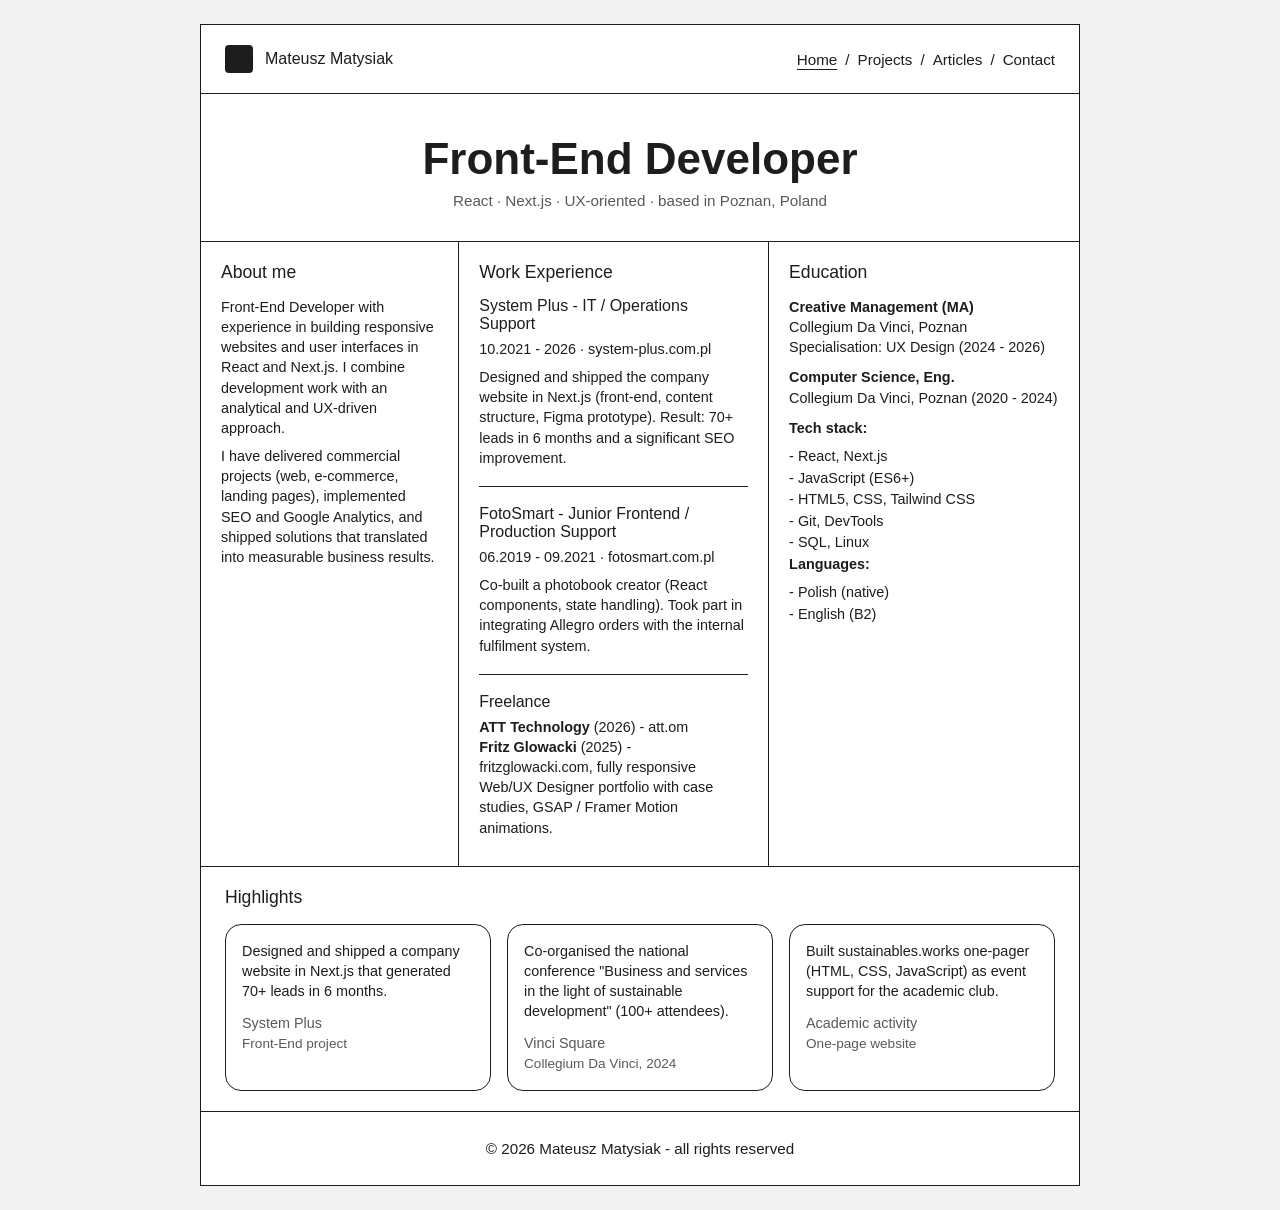
<file: index.html>
<!doctype html>
<html lang="en">
  <head>
    <meta charset="UTF-8" />
    <meta name="viewport" content="width=device-width, initial-scale=1.0" />

    <!-- SEO -->
    <title>Mateusz Matysiak - Front-End Developer</title>
    <meta
      name="description"
      content="Portfolio website of Mateusz Matysiak,   Front-End Developer specialising in React, Next.js and responsive web interfaces."
    />
    <meta
      name="keywords"
      content="Mateusz Matysiak, Front-End Developer, React, Next.js, JavaScript, HTML, CSS, Portfolio, Poznan"
    />
    <meta name="author" content="Mateusz Matysiak" />
    <meta name="robots" content="index, follow" />

    <!-- Open Graph -->
    <meta
      property="og:title"
      content="Mateusz Matysiak -   Front-End Developer"
    />
    <meta
      property="og:description"
      content="Portfolio of a   Front-End Developer with experience in React, Next.js, SEO and UX."
    />
    <meta property="og:type" content="website" />
    <meta property="og:locale" content="en_US" />

    <!-- Twitter -->
    <meta name="twitter:card" content="summary" />
    <meta
      name="twitter:title"
      content="Mateusz Matysiak -   Front-End Developer"
    />
    <meta
      name="twitter:description"
      content="Portfolio of a   Front-End Developer with experience in React, Next.js, SEO and UX."
    />

    <link rel="canonical" href="index.html" />
    <link rel="icon" type="image/png" href="/favicon-96x96.png" sizes="96x96" />
    <link rel="icon" type="image/svg+xml" href="/favicon.svg" />
    <link rel="shortcut icon" href="/favicon.ico" />
    <link rel="apple-touch-icon" sizes="180x180" href="/apple-touch-icon.png" />
    <link rel="manifest" href="/site.webmanifest" />
    <link rel="stylesheet" href="style.css" />
  </head>
  <body>
    <a class="skip-link" href="#main-content">Skip to main content</a>
    <main id="main-content" class="page">
      <!-- Navigation -->
      <header class="section top-bar">
        <div class="brand">
          <div class="logo" aria-hidden="true"></div>
          <span class="brand-name">Mateusz Matysiak</span>
        </div>
        <nav class="nav" aria-label="Main navigation">
          <a href="index.html" aria-current="page">Home</a>
          <span aria-hidden="true">/</span>
          <a href="projects.html">Projects</a>
          <span aria-hidden="true">/</span>
          <a href="articles.html">Articles</a>
          <span aria-hidden="true">/</span>
          <a href="contact.html">Contact</a>
        </nav>
      </header>

      <!-- Hero -->
      <section class="section hero">
        <h1>Front-End Developer</h1>
        <p>
          React &middot; Next.js &middot; UX-oriented &middot; based in Poznan,
          Poland
        </p>
      </section>

      <!-- About / Experience / Education -->
      <section class="section columns">
        <aside class="col projects">
          <h2>About me</h2>
          <p>
            Front-End Developer with experience in building responsive websites
            and user interfaces in React and Next.js. I combine development work
            with an analytical and UX-driven approach.
          </p>
          <p>
            I have delivered commercial projects (web, e-commerce, landing
            pages), implemented SEO and Google Analytics, and shipped solutions
            that translated into measurable business results.
          </p>
        </aside>

        <div class="col work">
          <article>
            <h2>Work Experience</h2>
            <h3>System Plus - IT / Operations Support</h3>
            <p>10.2021 - 2026 &middot; system-plus.com.pl</p>
            <p>
              Designed and shipped the company website in Next.js (front-end,
              content structure, Figma prototype). Result: 70+ leads in 6 months
              and a significant SEO improvement.
            </p>
          </article>

          <article>
            <h3>FotoSmart - Junior Frontend / Production Support</h3>
            <p>06.2019 - 09.2021 &middot; fotosmart.com.pl</p>
            <p>
              Co-built a photobook creator (React components, state handling).
              Took part in integrating Allegro orders with the internal
              fulfilment system.
            </p>
          </article>

          <article>
            <h3>Freelance</h3>
            <p>
              <strong>ATT Technology</strong> (2026) - att.om<br />
              <strong>Fritz Glowacki</strong> (2025) - fritzglowacki.com, fully
              responsive Web/UX Designer portfolio with case studies, GSAP /
              Framer Motion animations.
            </p>
          </article>
        </div>

        <aside class="col education">
          <h2>Education</h2>
          <p>
            <strong>Creative Management (MA)</strong><br />
            Collegium Da Vinci, Poznan<br />
            Specialisation: UX Design (2024 - 2026)
          </p>
          <p>
            <strong>Computer Science, Eng.</strong><br />
            Collegium Da Vinci, Poznan (2020 - 2024)
          </p>

          <p><strong>Tech stack:</strong></p>
          <ul class="plain">
            <li>- React, Next.js</li>
            <li>- JavaScript (ES6+)</li>
            <li>- HTML5, CSS, Tailwind CSS</li>
            <li>- Git, DevTools</li>
            <li>- SQL, Linux</li>
          </ul>

          <p><strong>Languages:</strong></p>
          <ul class="plain">
            <li>- Polish (native)</li>
            <li>- English (B2)</li>
          </ul>
        </aside>
      </section>

      <!-- Reviews / Highlights -->
      <section class="section reviews">
        <h2>Highlights</h2>
        <div class="reviews-grid">
          <div class="review">
            <p>
              Designed and shipped a company website in Next.js that generated
              70+ leads in 6 months.
            </p>
            <p class="reviewer">
              System Plus<br /><span>Front-End project</span>
            </p>
          </div>
          <div class="review">
            <p>
              Co-organised the national conference "Business and services in the
              light of sustainable development" (100+ attendees).
            </p>
            <p class="reviewer">
              Vinci Square<br /><span>Collegium Da Vinci, 2024</span>
            </p>
          </div>
          <div class="review">
            <p>
              Built sustainables.works one-pager (HTML, CSS, JavaScript) as
              event support for the academic club.
            </p>
            <p class="reviewer">
              Academic activity<br /><span>One-page website</span>
            </p>
          </div>
        </div>
      </section>

      <!-- Footer -->
      <footer class="section footer">
        <p>&copy; 2026 Mateusz Matysiak - all rights reserved</p>
      </footer>
    </main>
  </body>
</html>
</file>
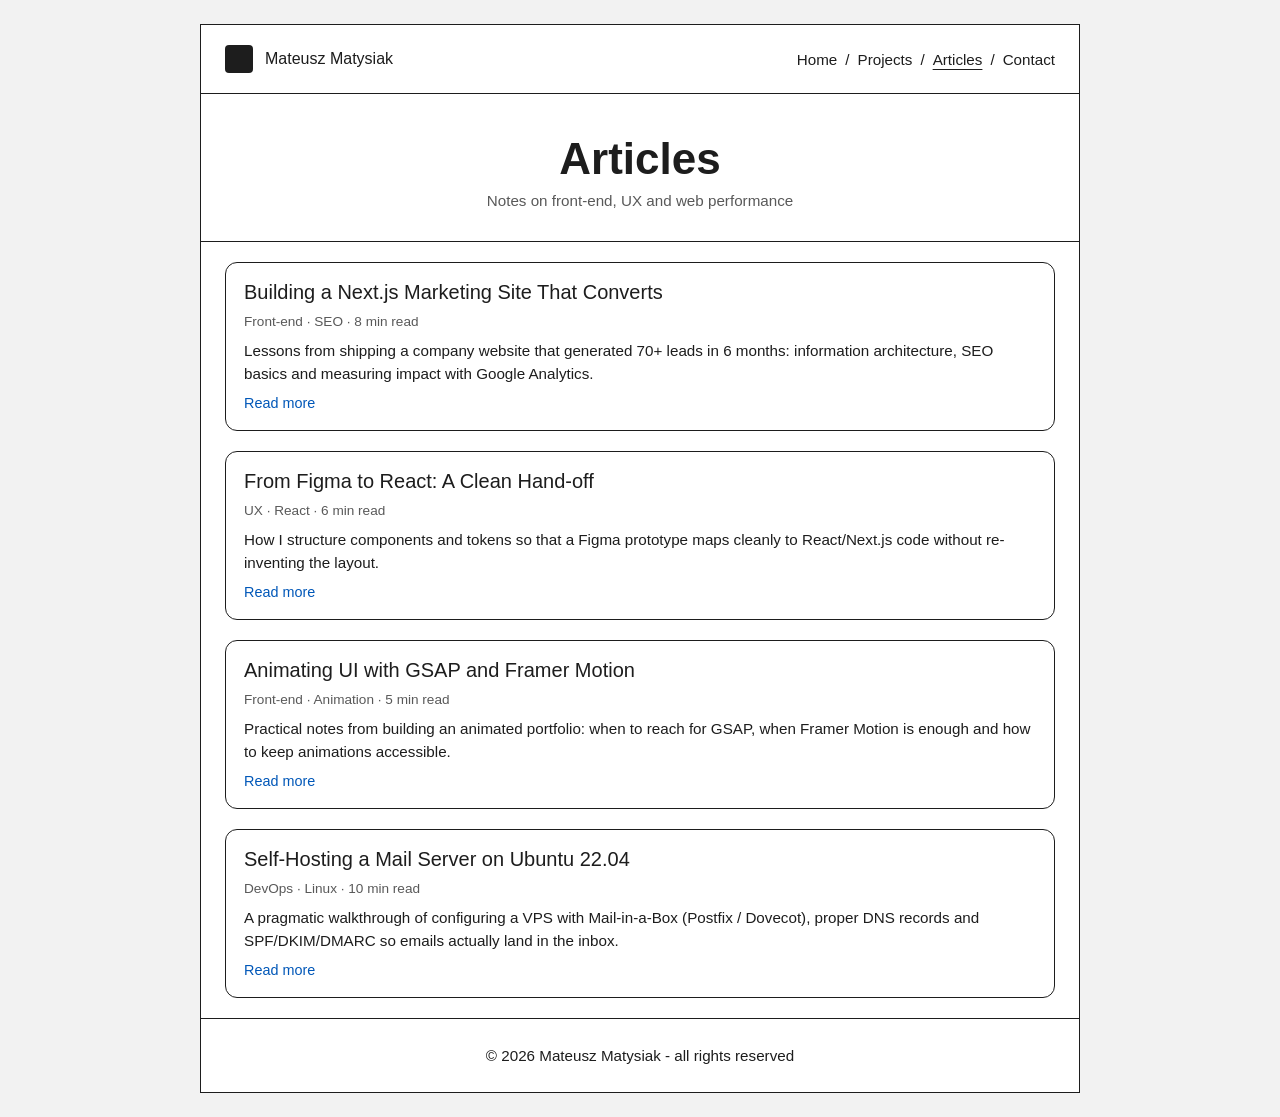
<file: articles.html>
<!doctype html>
<html lang="en">
  <head>
    <meta charset="UTF-8" />
    <meta name="viewport" content="width=device-width, initial-scale=1.0" />

    <!-- SEO -->
    <title>Articles - Mateusz Matysiak</title>
    <meta
      name="description"
      content="Articles and notes by Mateusz Matysiak about front-end development, React, Next.js, UX and web performance."
    />
    <meta
      name="keywords"
      content="front-end articles, React, Next.js, UX, web development blog, Mateusz Matysiak"
    />
    <meta name="author" content="Mateusz Matysiak" />
    <meta name="robots" content="index, follow" />

    <meta property="og:title" content="Articles - Mateusz Matysiak" />
    <meta
      property="og:description"
      content="Articles and notes about front-end development, React, Next.js, UX and performance."
    />
    <meta property="og:type" content="website" />

    <link rel="canonical" href="articles.html" />
    <link rel="icon" type="image/png" href="/favicon-96x96.png" sizes="96x96" />
    <link rel="icon" type="image/svg+xml" href="/favicon.svg" />
    <link rel="shortcut icon" href="/favicon.ico" />
    <link rel="apple-touch-icon" sizes="180x180" href="/apple-touch-icon.png" />
    <link rel="manifest" href="/site.webmanifest" />
    <link rel="stylesheet" href="style.css" />
  </head>
  <body>
    <a class="skip-link" href="#main-content">Skip to main content</a>
    <main id="main-content" class="page">
      <header class="section top-bar">
        <div class="brand">
          <div class="logo" aria-hidden="true"></div>
          <span class="brand-name">Mateusz Matysiak</span>
        </div>
        <nav class="nav" aria-label="Main navigation">
          <a href="index.html">Home</a>
          <span aria-hidden="true">/</span>
          <a href="projects.html">Projects</a>
          <span aria-hidden="true">/</span>
          <a href="articles.html" aria-current="page">Articles</a>
          <span aria-hidden="true">/</span>
          <a href="contact.html">Contact</a>
        </nav>
      </header>

      <section class="section hero">
        <h1>Articles</h1>
        <p>Notes on front-end, UX and web performance</p>
      </section>

      <section class="section">
        <div class="articles-list">
          <article class="article-item">
            <h2>Building a Next.js Marketing Site That Converts</h2>
            <p class="meta">Front-end &middot; SEO &middot; 8 min read</p>
            <p>
              Lessons from shipping a company website that generated 70+ leads
              in 6 months: information architecture, SEO basics and measuring
              impact with Google Analytics.
            </p>
            <a class="link" href="#" aria-label="Read more: Building a Next.js Marketing Site That Converts">Read more</a>
          </article>

          <article class="article-item">
            <h2>From Figma to React: A Clean Hand-off</h2>
            <p class="meta">UX &middot; React &middot; 6 min read</p>
            <p>
              How I structure components and tokens so that a Figma prototype
              maps cleanly to React/Next.js code without re-inventing the
              layout.
            </p>
            <a class="link" href="#" aria-label="Read more: From Figma to React: A Clean Hand-off">Read more</a>
          </article>

          <article class="article-item">
            <h2>Animating UI with GSAP and Framer Motion</h2>
            <p class="meta">Front-end &middot; Animation &middot; 5 min read</p>
            <p>
              Practical notes from building an animated portfolio: when to reach
              for GSAP, when Framer Motion is enough and how to keep animations
              accessible.
            </p>
            <a class="link" href="#" aria-label="Read more: Animating UI with GSAP and Framer Motion">Read more</a>
          </article>

          <article class="article-item">
            <h2>Self-Hosting a Mail Server on Ubuntu 22.04</h2>
            <p class="meta">DevOps &middot; Linux &middot; 10 min read</p>
            <p>
              A pragmatic walkthrough of configuring a VPS with Mail-in-a-Box
              (Postfix / Dovecot), proper DNS records and SPF/DKIM/DMARC so
              emails actually land in the inbox.
            </p>
            <a class="link" href="#" aria-label="Read more: Self-Hosting a Mail Server on Ubuntu 22.04">Read more</a>
          </article>
        </div>
      </section>

      <footer class="section footer">
        <p>&copy; 2026 Mateusz Matysiak - all rights reserved</p>
      </footer>
    </main>
  </body>
</html>
</file>
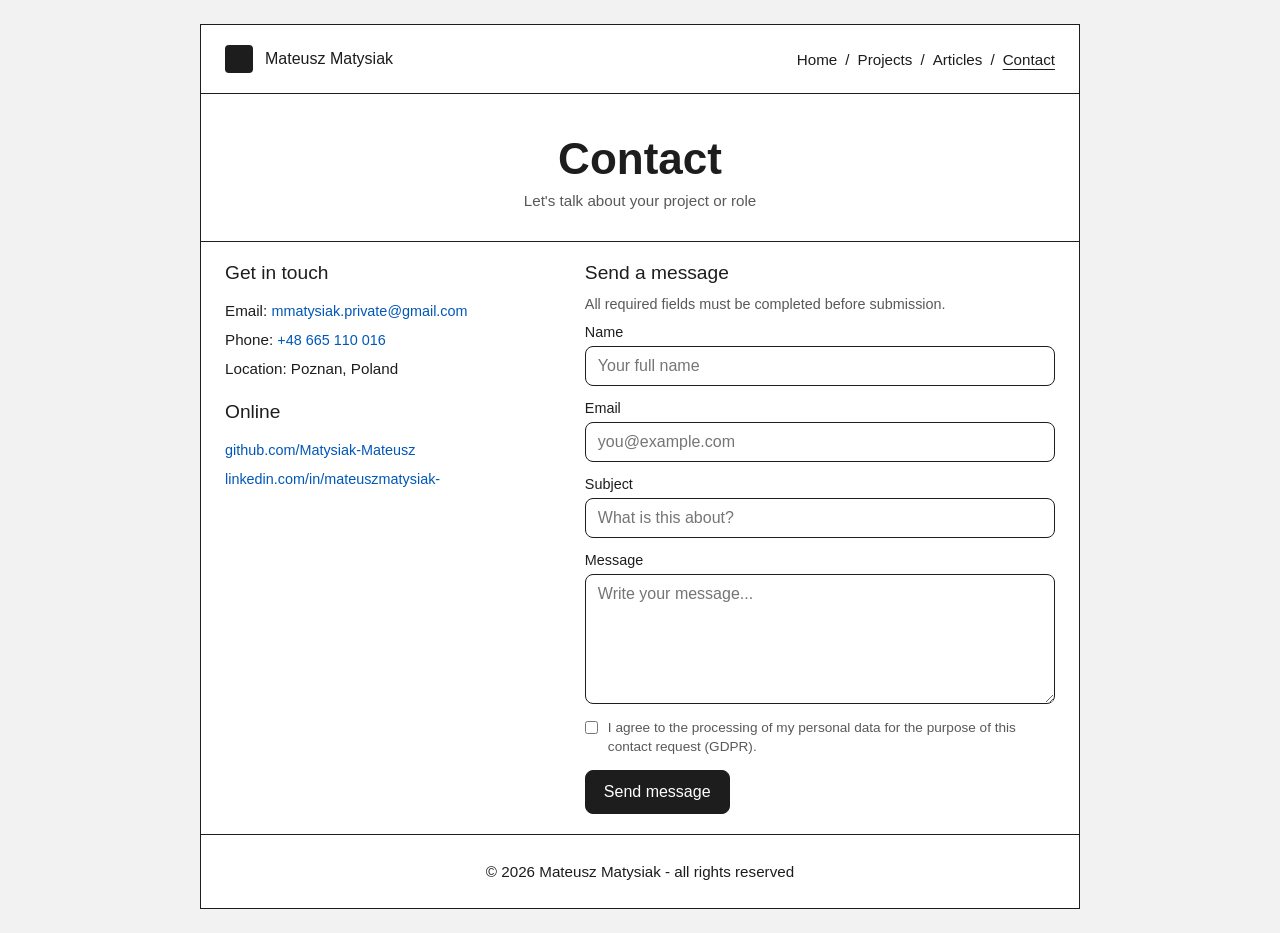
<file: contact.html>
<!doctype html>
<html lang="en">
  <head>
    <meta charset="UTF-8" />
    <meta name="viewport" content="width=device-width, initial-scale=1.0" />

    <!-- SEO -->
    <title>Contact - Mateusz Matysiak</title>
    <meta
      name="description"
      content="Contact Mateusz Matysiak - Junior Front-End Developer based in Poznan, Poland. Email, phone and contact form."
    />
    <meta
      name="keywords"
      content="contact, Mateusz Matysiak, Front-End Developer, Poznan, hire React developer"
    />
    <meta name="author" content="Mateusz Matysiak" />
    <meta name="robots" content="index, follow" />

    <meta property="og:title" content="Contact - Mateusz Matysiak" />
    <meta
      property="og:description"
      content="Get in touch with Mateusz Matysiak, Junior Front-End Developer."
    />
    <meta property="og:type" content="website" />

    <link rel="canonical" href="contact.html" />
    <link rel="icon" type="image/png" href="/favicon-96x96.png" sizes="96x96" />
    <link rel="icon" type="image/svg+xml" href="/favicon.svg" />
    <link rel="shortcut icon" href="/favicon.ico" />
    <link rel="apple-touch-icon" sizes="180x180" href="/apple-touch-icon.png" />
    <link rel="manifest" href="/site.webmanifest" />
    <link rel="stylesheet" href="style.css" />
  </head>
  <body>
    <a class="skip-link" href="#main-content">Skip to main content</a>
    <main id="main-content" class="page">
      <header class="section top-bar">
        <div class="brand">
          <div class="logo" aria-hidden="true"></div>
          <span class="brand-name">Mateusz Matysiak</span>
        </div>
        <nav class="nav" aria-label="Main navigation">
          <a href="index.html">Home</a>
          <span aria-hidden="true">/</span>
          <a href="projects.html">Projects</a>
          <span aria-hidden="true">/</span>
          <a href="articles.html">Articles</a>
          <span aria-hidden="true">/</span>
          <a href="contact.html" aria-current="page">Contact</a>
        </nav>
      </header>

      <section class="section hero">
        <h1>Contact</h1>
        <p>Let's talk about your project or role</p>
      </section>

      <section class="section contact-grid">
        <aside class="contact-info">
          <h2>Get in touch</h2>
          <ul class="plain">
            <li>
              Email:
              <a class="link" href="mailto:mmatysiak.private@gmail.com"
                >mmatysiak.private@gmail.com</a
              >
            </li>
            <li>
              Phone: <a class="link" href="tel:+48665110016">+48 665 110 016</a>
            </li>
            <li>Location: Poznan, Poland</li>
          </ul>

          <h2>Online</h2>
          <ul class="plain">
            <li>
              <a
                class="link"
                href="https://github.com/Matysiak-Mateusz"
                target="_blank"
                rel="noopener noreferrer"
                >github.com/Matysiak-Mateusz</a
              >
            </li>
            <li>
              <a
                class="link"
                href="https://linkedin.com/in/mateuszmatysiak-/"
                target="_blank"
                rel="noopener noreferrer"
                >linkedin.com/in/mateuszmatysiak-</a
              >
            </li>
          </ul>
        </aside>

        <div class="contact-form-wrapper">
          <h2>Send a message</h2>
          <p id="contact-form-note" class="form-note">All required fields must be completed before submission.</p>
          <form class="contact-form" action="#" method="post" aria-describedby="contact-form-note">
            <div class="field">
              <label for="name">Name</label>
              <input
                type="text"
                id="name"
                name="name"
                placeholder="Your full name"
                autocomplete="name"
                required
              />
            </div>

            <div class="field">
              <label for="email">Email</label>
              <input
                type="email"
                id="email"
                name="email"
                placeholder="you@example.com"
                autocomplete="email"
                required
              />
            </div>

            <div class="field">
              <label for="subject">Subject</label>
              <input
                type="text"
                id="subject"
                name="subject"
                placeholder="What is this about?"
                autocomplete="off"
              />
            </div>

            <div class="field">
              <label for="message">Message</label>
              <textarea
                id="message"
                name="message"
                rows="6"
                placeholder="Write your message..."
                required
              ></textarea>
            </div>

            <div class="field checkbox-field">
              <input type="checkbox" id="consent" name="consent" required />
              <label for="consent">
                I agree to the processing of my personal data for the purpose of
                this contact request (GDPR).
              </label>
            </div>

            <button type="submit" class="btn-submit">Send message</button>
          </form>
        </div>
      </section>

      <footer class="section footer">
        <p>&copy; 2026 Mateusz Matysiak - all rights reserved</p>
      </footer>
    </main>
  </body>
</html>
</file>
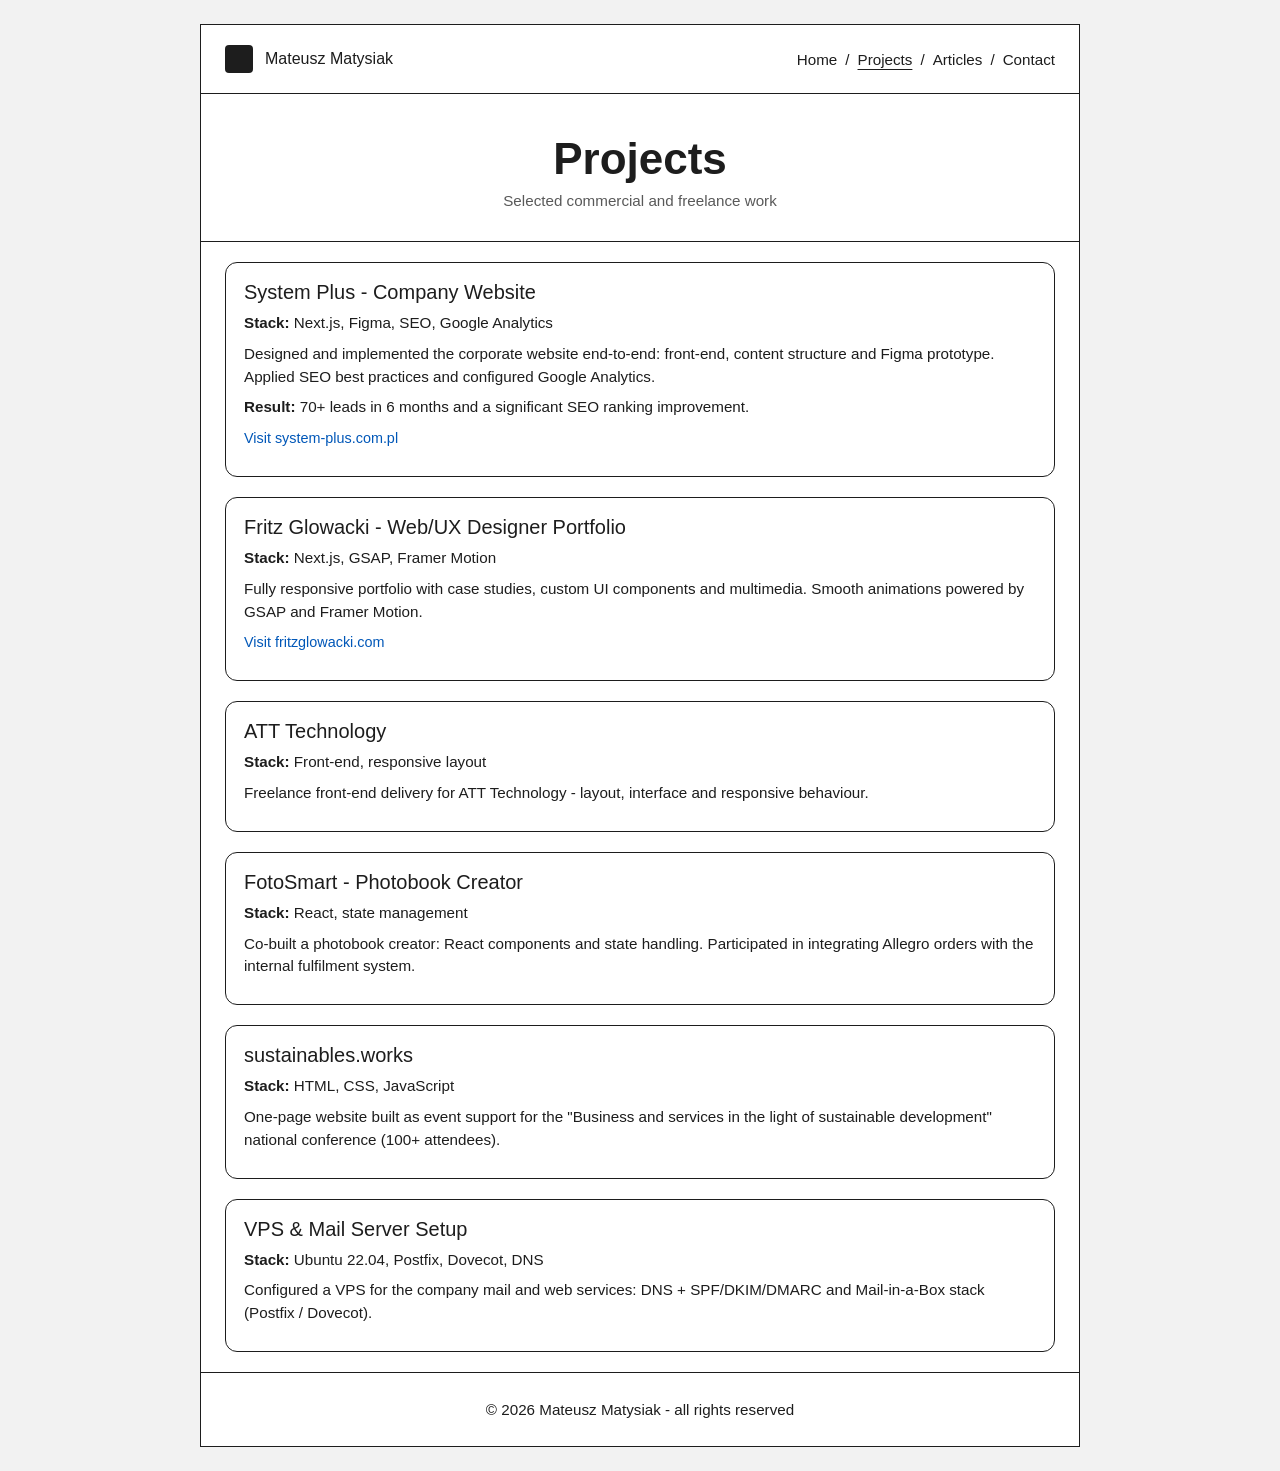
<file: projects.html>
<!doctype html>
<html lang="en">
  <head>
    <meta charset="UTF-8" />
    <meta name="viewport" content="width=device-width, initial-scale=1.0" />

    <!-- SEO -->
    <title>Projects - Mateusz Matysiak</title>
    <meta
      name="description"
      content="Selected commercial and freelance front-end projects by Mateusz Matysiak: React, Next.js, HTML/CSS landing pages and portfolios."
    />
    <meta
      name="keywords"
      content="Front-End projects, React projects, Next.js, portfolio, Mateusz Matysiak"
    />
    <meta name="author" content="Mateusz Matysiak" />
    <meta name="robots" content="index, follow" />

    <meta property="og:title" content="Projects - Mateusz Matysiak" />
    <meta
      property="og:description"
      content="Selected commercial and freelance front-end projects."
    />
    <meta property="og:type" content="website" />

    <link rel="canonical" href="projects.html" />
    <link rel="icon" type="image/png" href="/favicon-96x96.png" sizes="96x96" />
    <link rel="icon" type="image/svg+xml" href="/favicon.svg" />
    <link rel="shortcut icon" href="/favicon.ico" />
    <link rel="apple-touch-icon" sizes="180x180" href="/apple-touch-icon.png" />
    <link rel="manifest" href="/site.webmanifest" />
    <link rel="stylesheet" href="style.css" />
  </head>
  <body>
    <a class="skip-link" href="#main-content">Skip to main content</a>
    <main id="main-content" class="page">
      <header class="section top-bar">
        <div class="brand">
          <div class="logo" aria-hidden="true"></div>
          <span class="brand-name">Mateusz Matysiak</span>
        </div>
        <nav class="nav" aria-label="Main navigation">
          <a href="index.html">Home</a>
          <span aria-hidden="true">/</span>
          <a href="projects.html" aria-current="page">Projects</a>
          <span aria-hidden="true">/</span>
          <a href="articles.html">Articles</a>
          <span aria-hidden="true">/</span>
          <a href="contact.html">Contact</a>
        </nav>
      </header>

      <section class="section hero">
        <h1>Projects</h1>
        <p>Selected commercial and freelance work</p>
      </section>

      <section class="section">
        <div class="projects-list">
          <article class="project-item">
            <h2>System Plus - Company Website</h2>
            <p><strong>Stack:</strong> Next.js, Figma, SEO, Google Analytics</p>
            <p>
              Designed and implemented the corporate website end-to-end:
              front-end, content structure and Figma prototype. Applied SEO best
              practices and configured Google Analytics.
            </p>
            <p>
              <strong>Result:</strong> 70+ leads in 6 months and a significant
              SEO ranking improvement.
            </p>
            <p>
              <a
                class="link"
                href="https://system-plus.com.pl"
                target="_blank"
                rel="noopener noreferrer"
                >Visit system-plus.com.pl</a
              >
            </p>
          </article>

          <article class="project-item">
            <h2>Fritz Glowacki - Web/UX Designer Portfolio</h2>
            <p><strong>Stack:</strong> Next.js, GSAP, Framer Motion</p>
            <p>
              Fully responsive portfolio with case studies, custom UI components
              and multimedia. Smooth animations powered by GSAP and Framer
              Motion.
            </p>
            <p>
              <a
                class="link"
                href="https://fritzglowacki.com"
                target="_blank"
                rel="noopener noreferrer"
                >Visit fritzglowacki.com</a
              >
            </p>
          </article>

          <article class="project-item">
            <h2>ATT Technology</h2>
            <p><strong>Stack:</strong> Front-end, responsive layout</p>
            <p>
              Freelance front-end delivery for ATT Technology - layout,
              interface and responsive behaviour.
            </p>
          </article>

          <article class="project-item">
            <h2>FotoSmart - Photobook Creator</h2>
            <p><strong>Stack:</strong> React, state management</p>
            <p>
              Co-built a photobook creator: React components and state handling.
              Participated in integrating Allegro orders with the internal
              fulfilment system.
            </p>
          </article>

          <article class="project-item">
            <h2>sustainables.works</h2>
            <p><strong>Stack:</strong> HTML, CSS, JavaScript</p>
            <p>
              One-page website built as event support for the "Business and
              services in the light of sustainable development" national
              conference (100+ attendees).
            </p>
          </article>

          <article class="project-item">
            <h2>VPS &amp; Mail Server Setup</h2>
            <p><strong>Stack:</strong> Ubuntu 22.04, Postfix, Dovecot, DNS</p>
            <p>
              Configured a VPS for the company mail and web services: DNS +
              SPF/DKIM/DMARC and Mail-in-a-Box stack (Postfix / Dovecot).
            </p>
          </article>
        </div>
      </section>

      <footer class="section footer">
        <p>&copy; 2026 Mateusz Matysiak - all rights reserved</p>
      </footer>
    </main>
  </body>
</html>
</file>
<file: style.css>
@import url(https://db.onlinewebfonts.com/c/cc6ba99a1d8620c4bfc84d252404e42a?family=Virgil+3+YOFF);

/* Color palette */
:root {
  --font-heading: "Virgil 3 YOFF", "Segoe UI", Tahoma, sans-serif;
  --color-bg: #f2f2f2;
  --color-surface: #ffffff;
  --color-text: #1d1d1d;
  --color-muted: #595959;
  --color-border: #1d1d1d;
  --color-link: #0057b8;
  --color-focus: #ffbf47;
}

/* Apply handwriting font to all headings and footer text */
h1,
h2,
h3,
h4,
h5,
h6,
.footer {
  font-family: var(--font-heading);
  font-weight: normal;
}

/* Reset */
*,
*::before,
*::after {
  box-sizing: border-box;
  margin: 0;
  padding: 0;
}

html,
body {
  width: 100%;
  min-height: 100%;
  scroll-behavior: smooth;
}

@media (prefers-reduced-motion: reduce) {
  html,
  body {
    scroll-behavior: auto;
  }
}

ul {
  list-style: none;
}

a {
  color: inherit;
  text-decoration: none;
}

.skip-link {
  position: absolute;
  left: 12px;
  top: -100px;
  padding: 10px 14px;
  border: 2px solid var(--color-border);
  background: var(--color-surface);
  color: var(--color-text);
  z-index: 1000;
}

.skip-link:focus {
  top: 12px;
}

/* Layout - centered page on the screen */
body {
  min-height: 100vh;
  display: flex;
  justify-content: center;
  align-items: flex-start;
  background: var(--color-bg);
  color: var(--color-text);
  font-family: "Segoe UI", Tahoma, Geneva, Verdana, sans-serif;
  padding: 24px;
}

.page {
  width: min(100%, 880px);
  background: var(--color-surface);
  border: 1.5px solid var(--color-border);
  display: flex;
  flex-direction: column;
}

/* Sections separated by borders like in the wireframe */
.section {
  border-bottom: 1.5px solid var(--color-border);
  padding: 20px 24px;
}

.section:last-child {
  border-bottom: none;
}

/* Top bar */
.top-bar {
  display: flex;
  align-items: center;
  justify-content: space-between;
  gap: 16px;
}

.brand {
  display: flex;
  align-items: center;
  gap: 12px;
}

.logo {
  width: 28px;
  height: 28px;
  background: var(--color-border);
  border-radius: 4px;
}

.brand-name {
  font-size: 1rem;
}

.nav {
  display: flex;
  align-items: center;
  gap: 8px;
  font-size: 0.95rem;
}

.nav a:hover {
  text-decoration: underline;
}

a:focus-visible,
button:focus-visible,
input:focus-visible,
textarea:focus-visible {
  outline: 3px solid var(--color-focus);
  outline-offset: 2px;
}

/* Hero */
.hero {
  text-align: center;
  padding: 40px 24px 32px;
}

.hero h1 {
  font-size: clamp(2rem, 4vw, 2.75rem);
  font-weight: 600;
  margin-bottom: 8px;
}

.hero p {
  color: var(--color-muted);
  font-size: 0.95rem;
}

/* Three columns */
.columns {
  display: grid;
  grid-template-columns: 1fr 1.2fr 1.2fr;
  padding: 0;
}

.col {
  padding: 20px;
  border-right: 1.5px solid var(--color-border);
}

.col:last-child {
  border-right: none;
}

.col h2 {
  font-size: 1.1rem;
  margin-bottom: 14px;
}

.col h3 {
  font-size: 1rem;
  margin-bottom: 6px;
}

.col p {
  margin-bottom: 8px;
  font-size: 0.9rem;
  line-height: 1.4;
}

.link {
  color: var(--color-link);
  font-size: 0.9rem;
}

.link:hover {
  text-decoration: underline;
}

/* Projects list - items separated by borders */
.projects ul {
  display: flex;
  flex-direction: column;
}

.projects li {
  padding: 10px 0;
  border-top: 1px solid var(--color-border);
  font-size: 0.95rem;
}

.projects li:last-child {
  border-bottom: 1px solid var(--color-border);
}

/* Work column - two stacked articles */
.work article + article {
  margin-top: 18px;
  padding-top: 18px;
  border-top: 1.5px solid var(--color-border);
}

/* Education list */
.education .plain li {
  font-size: 0.9rem;
  line-height: 1.5;
}

.education p + p {
  margin-top: 10px;
}

/* Reviews */
.reviews h2 {
  font-size: 1.1rem;
  margin-bottom: 16px;
}

.reviews-grid {
  display: grid;
  grid-template-columns: repeat(3, 1fr);
  gap: 16px;
}

.review {
  border: 1.5px solid var(--color-border);
  border-radius: 16px;
  padding: 16px;
  font-size: 0.9rem;
  line-height: 1.4;
}

.review .reviewer {
  margin-top: 12px;
  color: var(--color-muted);
}

.review .reviewer span {
  font-size: 0.85rem;
}

/* Footer */
.footer {
  text-align: center;
  padding: 28px 24px;
  font-size: 0.95rem;
}

/* Responsive */
@media (max-width: 800px) {
  .columns {
    grid-template-columns: 1fr;
  }
  .col {
    border-right: none;
    border-bottom: 1.5px solid var(--color-border);
  }
  .col:last-child {
    border-bottom: none;
  }
  .reviews-grid {
    grid-template-columns: 1fr;
  }
  .top-bar {
    flex-direction: column;
    align-items: flex-start;
  }
  .contact-grid {
    grid-template-columns: 1fr !important;
  }
}

/* Projects list page */
.projects-list,
.articles-list {
  display: grid;
  gap: 20px;
}

.project-item,
.article-item {
  border: 1.5px solid var(--color-border);
  border-radius: 12px;
  padding: 18px;
}

.project-item h2,
.article-item h2 {
  margin-bottom: 8px;
  font-size: 1.25rem;
}

.project-item p,
.article-item p {
  font-size: 0.95rem;
  line-height: 1.5;
  margin-bottom: 8px;
}

.article-item .meta {
  color: var(--color-muted);
  font-size: 0.85rem;
}

/* Contact page */
.contact-grid {
  display: grid;
  grid-template-columns: 1fr 1.4fr;
  gap: 24px;
}

.contact-info h2,
.contact-form-wrapper h2 {
  font-size: 1.2rem;
  margin-bottom: 12px;
}

.contact-info h2 + ul {
  margin-bottom: 18px;
}

.contact-info li {
  padding: 6px 0;
  font-size: 0.95rem;
}

.form-note {
  margin-bottom: 12px;
  color: var(--color-muted);
  font-size: 0.9rem;
}

/* Form */
.contact-form {
  display: grid;
  gap: 14px;
}

.field {
  display: flex;
  flex-direction: column;
  gap: 6px;
}

.field label {
  font-size: 0.9rem;
}

.field input,
.field textarea {
  font: inherit;
  padding: 10px 12px;
  border: 1.5px solid var(--color-border);
  border-radius: 8px;
  background: var(--color-surface);
  color: var(--color-text);
  width: 100%;
}

.field textarea {
  resize: vertical;
  min-height: 120px;
}

.field input:focus,
.field textarea:focus {
  outline: 2px solid var(--color-link);
  outline-offset: 1px;
}

.checkbox-field {
  flex-direction: row;
  align-items: flex-start;
  gap: 10px;
}

.checkbox-field input {
  width: auto;
  margin-top: 3px;
}

.checkbox-field label {
  font-size: 0.85rem;
  line-height: 1.4;
  color: var(--color-muted);
}

.btn-submit {
  font: inherit;
  font-family: var(--font-heading);
  font-size: 1rem;
  padding: 12px 18px;
  border: 1.5px solid var(--color-border);
  background: var(--color-text);
  color: var(--color-surface);
  border-radius: 8px;
  cursor: pointer;
  justify-self: start;
}

.btn-submit:hover {
  background: contrast-color(var(--color-text));
  border-color: contrast-color(var(--color-surface));
  color: contrast-color(var(--color-surface));
  transition:
    background 0.3s,
    border-color 0.3s,
    color 0.3s;
}

/* Active nav link */
.nav a[aria-current="page"] {
  text-decoration: underline;
  text-underline-offset: 4px;
}
</file>
